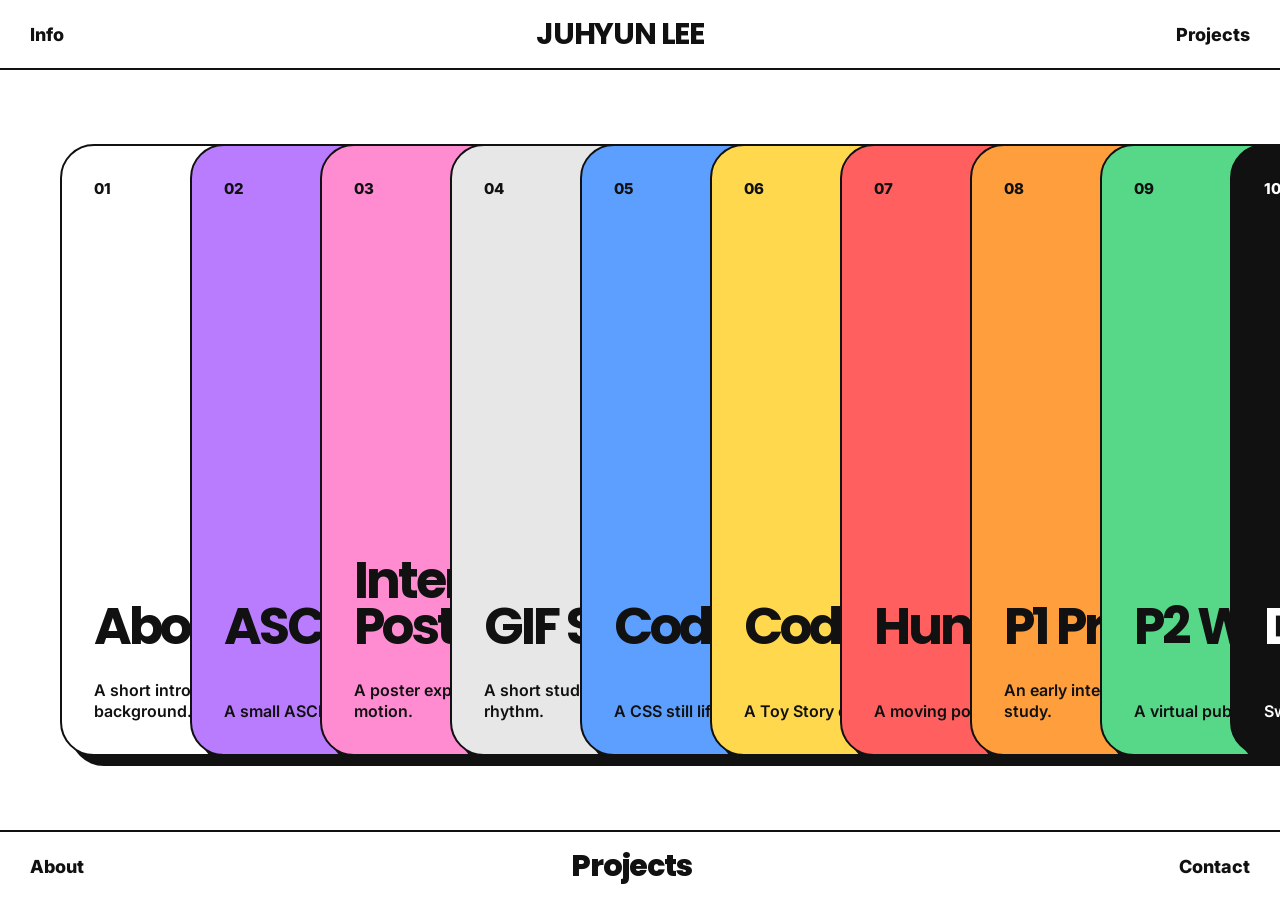
<file: index.html>
<!DOCTYPE html>
<html>

<head>
  <title>Juhyun Lee</title>
  <meta charset="utf-8" />

  <link rel="stylesheet" href="assets/style.css">

  <link href="https://fonts.googleapis.com/css2?family=Poppins:wght@700;800;900&display=swap" rel="stylesheet">
  <link href="https://fonts.googleapis.com/css2?family=Inter:wght@400;500;600;700;800&display=swap" rel="stylesheet">
</head>

<body>

  <main class="window">

    <nav class="top-nav">
      <a href="index-old.html">Info</a>
      <h1>JUHYUN LEE</h1>
      <a href="#projects">Projects</a>
    </nav>

    <section class="hero">
      <p class="eyebrow">INTERACTIVE DESIGN ARCHIVE</p>

      <h2>
        Graphic Design, Branding,
        Digital Media and
        Creative Coding Experiments.
      </h2>
    </section>

    <section id="projects" class="card-viewport">

      <div class="card-track">

<a class="project-card card-1 green" href="about/index.html">
  <span>01</span>
  <h3>About Me</h3>
  <p>A short introduction to my interests and background.</p>
</a>

<a class="project-card card-2 purple" href="ascii/exterior-juhyun.html">
  <span>02</span>
  <h3>ASCII Town</h3>
  <p>A small ASCII-based web world.</p>
</a>

<a class="project-card card-3 pink" href="https://www.figma.com/proto/4kCMEVnRq1SpYjPR6SWzBG/Juhyun-Lee-poster?node-id=0-1&t=vk1mUaW2oSD1Rrwm-1" target="_blank">
  <span>03</span>
  <h3>Interactive Poster</h3>
  <p>A poster experiment using interaction and motion.</p>
</a>

<a class="project-card card-4 gray" href="gifstudy/index.html">
  <span>04</span>
  <h3>GIF Study</h3>
  <p>A short study of looped motion and visual rhythm.</p>
</a>

<a class="project-card card-5 blue" href="codingfromlife/index.html">
  <span>05</span>
  <h3>Coding from Life</h3>
  <p>A CSS still life drawing.</p>
</a>

<a class="project-card card-6 yellow" href="myshelf/index.html">
  <span>06</span>
  <h3>Code My Shelf</h3>
  <p>A Toy Story collection shelf.</p>
</a>

<a class="project-card card-7 red" href="https://10000Feathers.github.io/hungerclock/" target="_blank">
  <span>07</span>
  <h3>Hunger Clock</h3>
  <p>A moving poster about global hunger.</p>
</a>

<a class="project-card card-8 orange" href="https://www.figma.com/proto/LWMlgtOBOmzy9vcQCvTDOk/Ju-Hyun?node-id=434-1865&t=MI3PSx3s07Ndak3l-1" target="_blank">
  <span>08</span>
  <h3>P1 Prototype</h3>
  <p>An early interface prototype and design study.</p>
</a>

<a class="project-card card-9 mint" href="#">
  <span>09</span>
  <h3>P2 Website</h3>
  <p>A virtual pub for home drinkers.</p>
</a>

<a class="project-card card-10 black" href="#" id="dark-mode-card">
  <span>10</span>
  <h3>Dark Mode</h3>
  <p>Switch the portfolio theme.</p>
</a>
      </div>

    </section>

    <footer>
      <a href="index-old.html">About</a>
      <a href="#projects">Projects</a>
      <a href="mailto:ljh15522@snu.ac.kr">Contact</a>
    </footer>

  </main>

<script>
const darkCard = document.getElementById("dark-mode-card");

darkCard.addEventListener("click", function(e){
    e.preventDefault();
    document.body.classList.toggle("dark-mode");
});
</script>

</body>

</html>
</file>
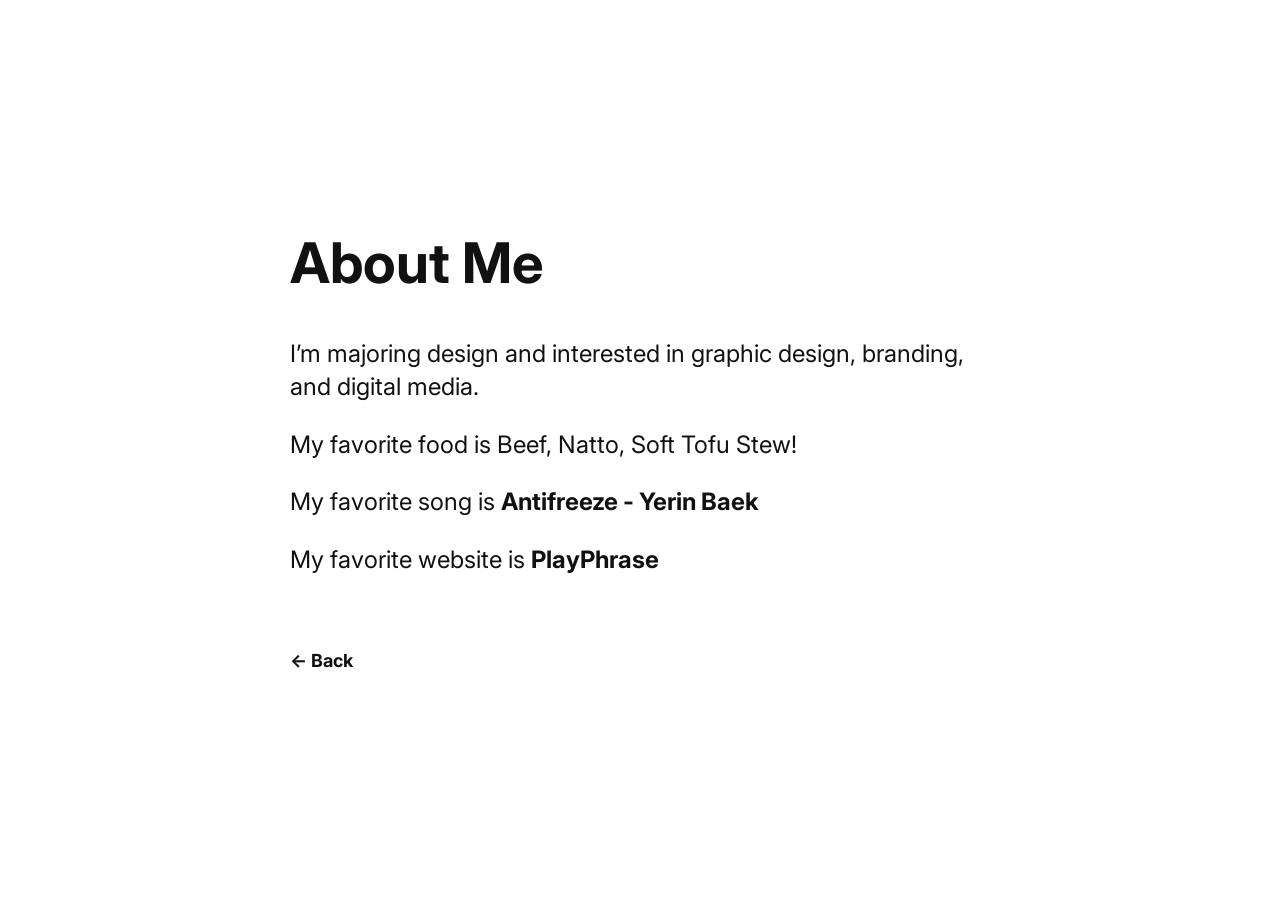
<file: about/index.html>
<!DOCTYPE html>
<html>

<head>
  <title>About Me</title>
  <meta charset="utf-8">
  <link href="https://fonts.googleapis.com/css2?family=Inter:wght@400;600;700&display=swap" rel="stylesheet">

  <style>

    *{
      margin:0;
      padding:0;
      box-sizing:border-box;
    }

    body{
      font-family:'Inter', sans-serif;
      background:white;
      color:#111;

      min-height:100vh;

      display:flex;
      justify-content:center;
      align-items:center;
    }

    .container{
      width:700px;
    }

    h1{
      margin-bottom:40px;
      font-size:56px;
      font-weight:700;
    }

    ul{
      list-style:none;
    }

    li{
      margin-bottom:24px;
      font-size:24px;
      line-height:1.4;
    }

    a{
      color:#111;
      text-decoration:none;
      font-weight:700;
    }

    .back{
      margin-top:50px;
      display:inline-block;
      font-size:18px;
    }

  </style>
</head>

<body>

<div class="container">

  <h1>About Me</h1>

  <ul>

    <li>
      I’m majoring design and interested in graphic design, branding, and digital media.
    </li>

    <li>
      My favorite food is Beef, Natto, Soft Tofu Stew!
    </li>

    <li>
  My favorite song is
  <a href="https://www.youtube.com/watch?v=74_yqNBhQbA&t=149s" target="_blank">
    Antifreeze - Yerin Baek
  </a>
</li>

<li>
  My favorite website is
  <a href="https://www.playphrase.me/#/search?language=en" target="_blank">
    PlayPhrase
  </a>
</li>

  </ul>

  <a class="back" href="../index.html">
    ← Back
  </a>

</div>

</body>

</html>
</file>
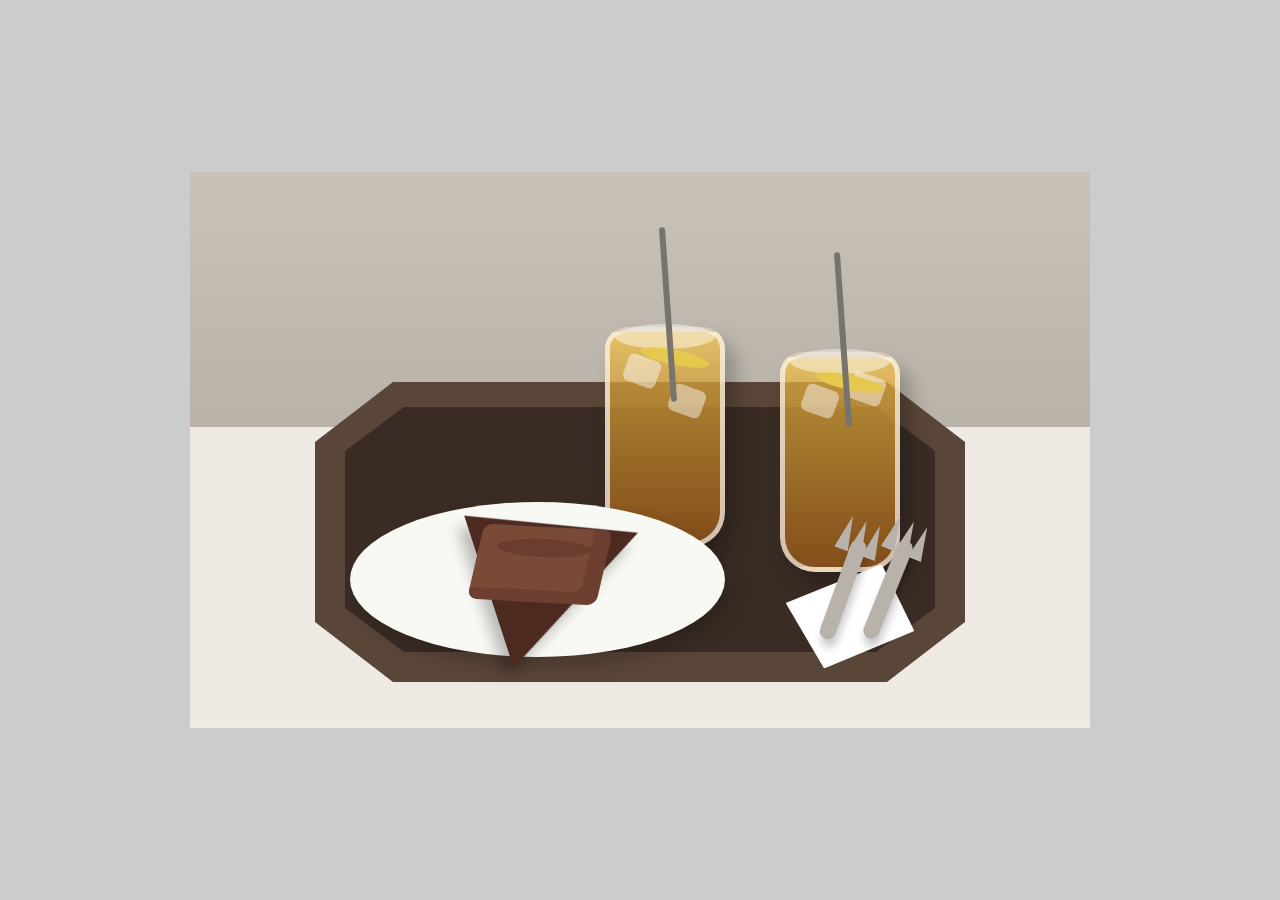
<file: codingfromlife/index.html>
<!DOCTYPE html>
<html>
<head>
    <title>CSS Still Life</title>
    <meta charset="utf-8" />
    <link rel="stylesheet" href="assets/css/main.css" type="text/css" />
</head>

<body>
    <div id="align">
        <div id="stage">

            <div id="wall"></div>
            <div id="table"></div>

            <div id="tray"></div>
            <div id="tray-inner"></div>

            <div id="plate"></div>
            <div id="cake"></div>
            <div id="cake-side"></div>

            <div id="drink-left" class="drink">
                <div class="ice ice1"></div>
                <div class="ice ice2"></div>
                <div class="lemon"></div>
                <div class="straw"></div>
            </div>

            <div id="drink-right" class="drink">
                <div class="ice ice3"></div>
                <div class="ice ice4"></div>
                <div class="lemon"></div>
                <div class="straw"></div>
            </div>

            <div id="napkin"></div>
            <div id="fork1" class="fork"></div>
            <div id="fork2" class="fork"></div>

        </div>
    </div>
</body>
</html>
</file>
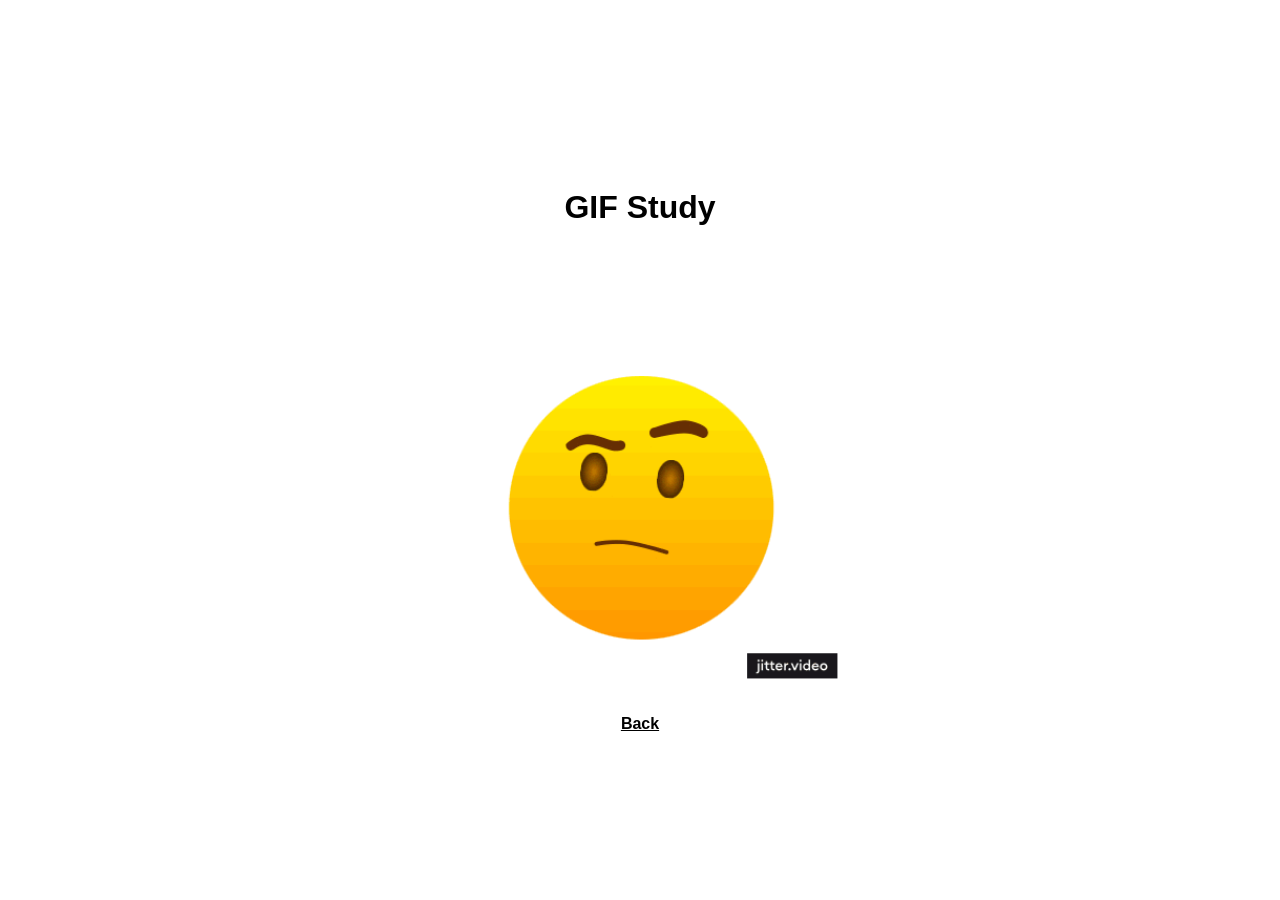
<file: gifstudy/index.html>
<!DOCTYPE html>
<html>
<head>
  <title>GIF Study</title>
  <meta charset="utf-8">
  <style>
    body {
      margin: 0;
      background: #fff;
      font-family: Arial, sans-serif;
      display: flex;
      align-items: center;
      justify-content: center;
      min-height: 100vh;
      flex-direction: column;
      gap: 24px;
    }

    img {
      width: 420px;
      max-width: 80vw;
    }

    a {
      color: black;
      font-weight: bold;
    }
  </style>
</head>

<body>
  <h1>GIF Study</h1>
  <img src="../assets/Jitter_Juhyun.gif">
  <a href="../index.html">Back</a>
</body>
</html>
</file>
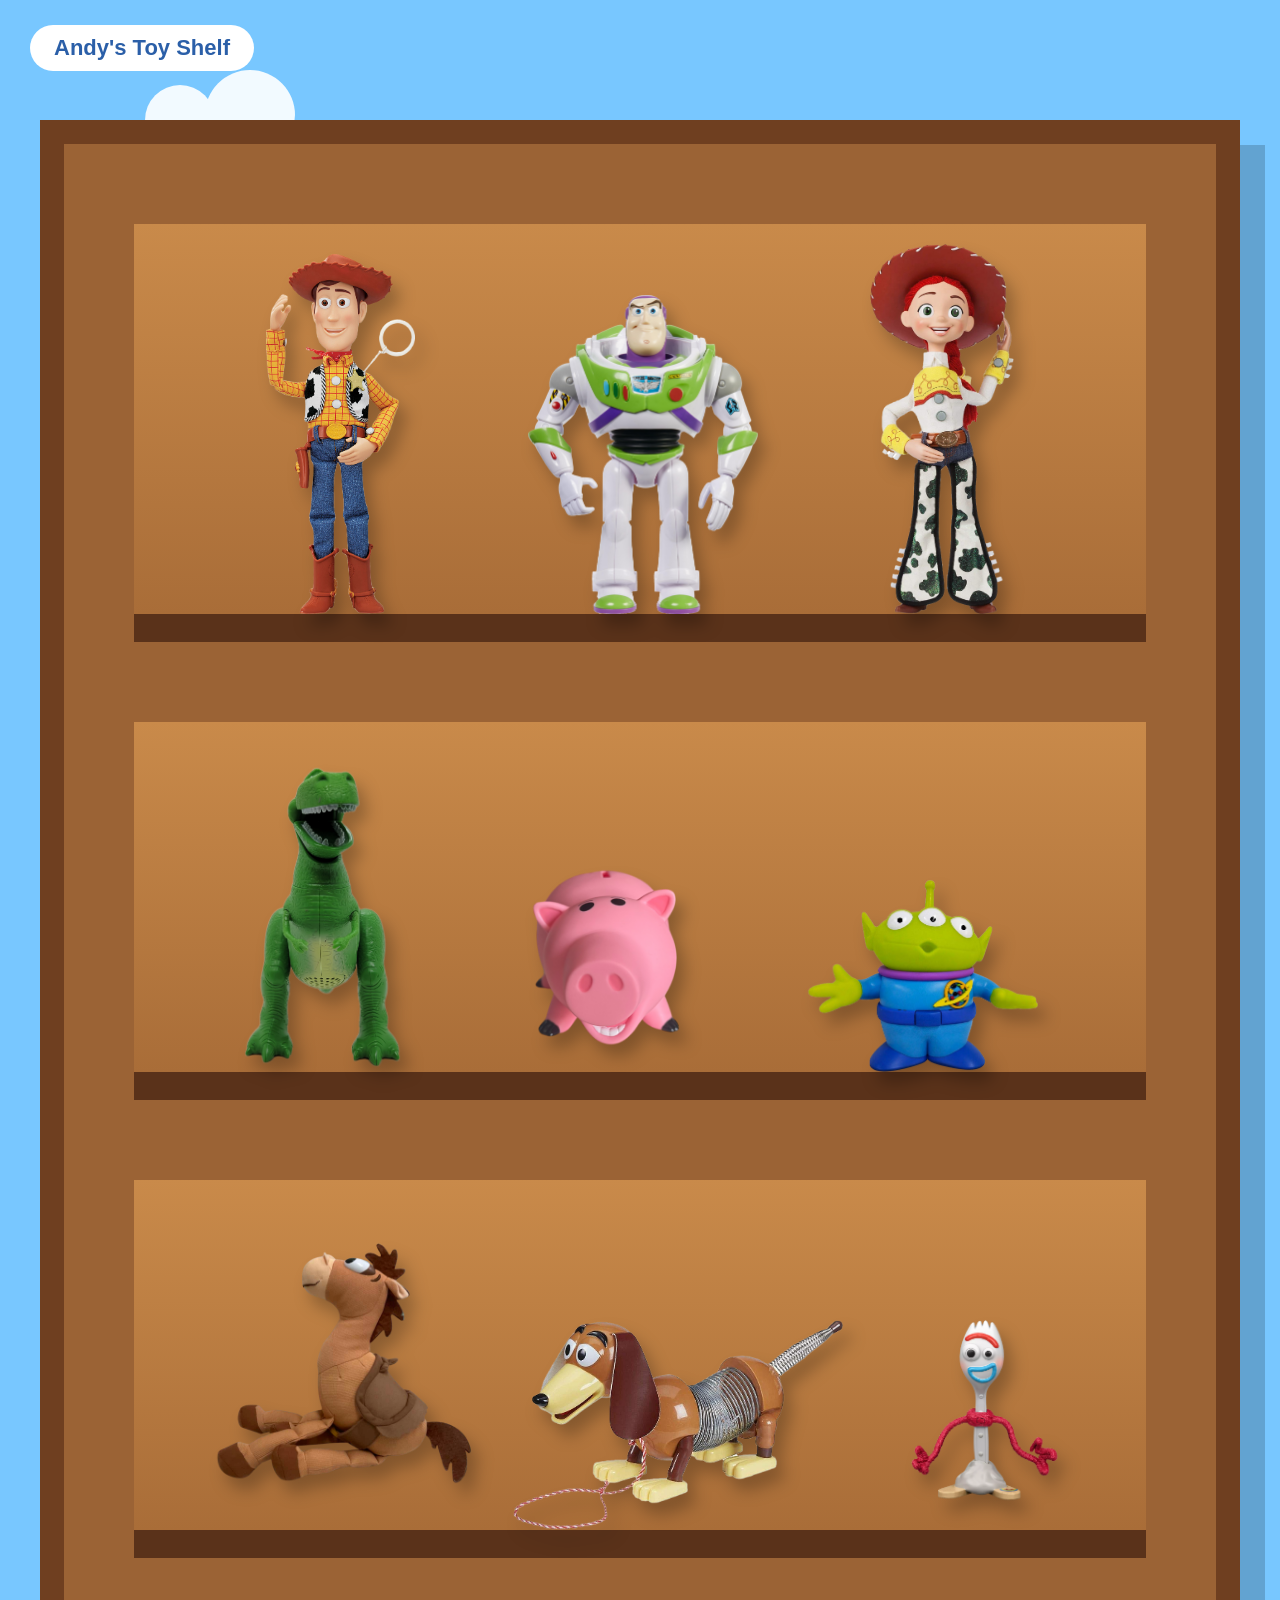
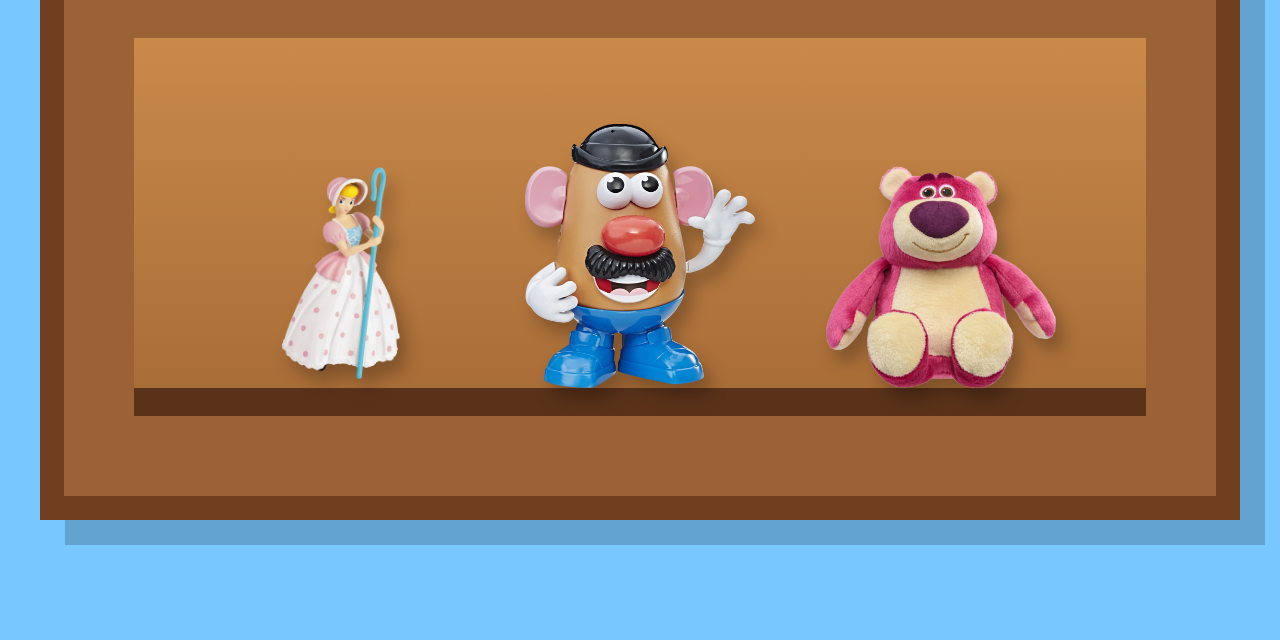
<file: myshelf/index.html>
<!DOCTYPE html>
<html>
<head>
    <title>CSS Grid</title>
    <meta charset="utf-8" />
    <link rel="stylesheet" href="main.css" type="text/css" />
</head>

<body>

    <h1>Andy's Toy Shelf</h1>

    <div id="cloud1" class="cloud"></div>
    <div id="cloud2" class="cloud"></div>
    <div id="cloud3" class="cloud"></div>

    <div id="bookcase">

        <div class="shelf">
            <img src="img/toy1.png">
            <img src="img/toy2.png">
            <img src="img/toy3.png">
        </div>

        <div class="shelf">
            <img src="img/toy4.png">
            <img src="img/toy5.png">
            <img src="img/toy6.png">
        </div>

        <div class="shelf">
            <img src="img/toy7.png">
            <img src="img/toy8.png">
            <img src="img/toy9.png">
        </div>

        <div class="shelf">
            <img src="img/toy10.png">
            <img src="img/toy11.png">
            <img src="img/toy12.png">
        </div>

    </div>

</body>
</html>
</file>
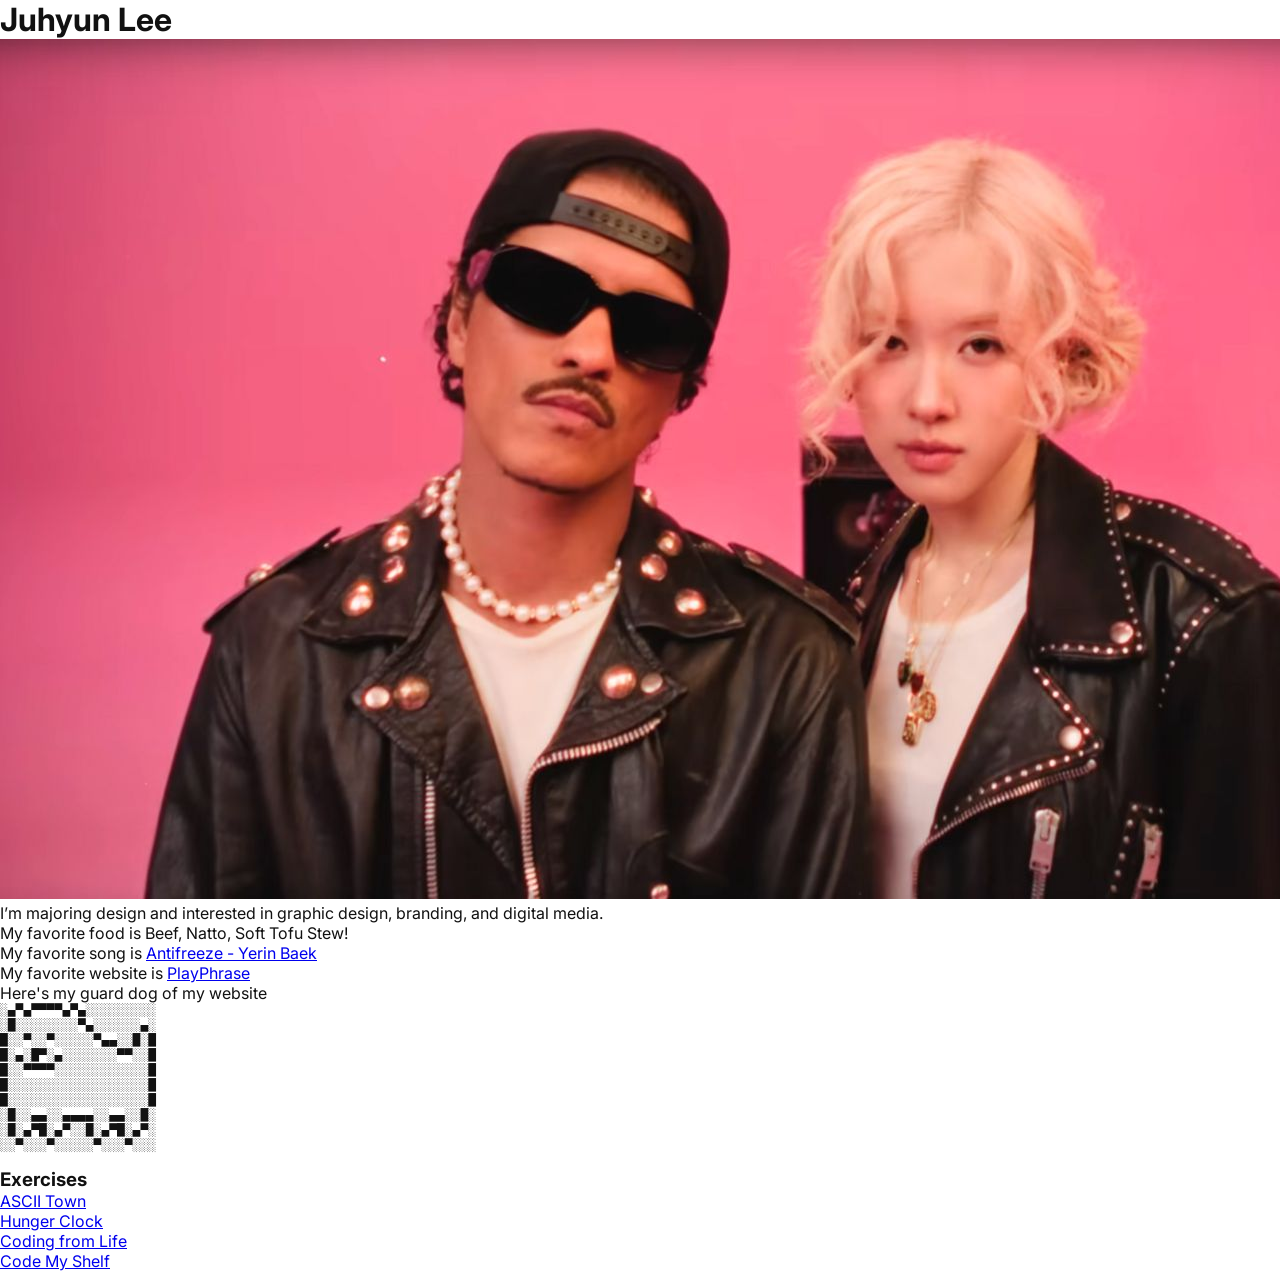
<file: index-old.html>
<!DOCTYPE html>
<html>

<head>
  <title>JuHyun Lee</title>
  <meta charset="utf-8" />
  <link rel="stylesheet" type="text/css" href="assets/style.css?v=1">
  <link href="https://fonts.googleapis.com/css2?family=Poppins:wght@700;800;900&display=swap" rel="stylesheet">
  <link href="https://fonts.googleapis.com/css2?family=Inter:wght@400;600;700;800&display=swap" rel="stylesheet">
</head>

<body>

  <!-- this is where my code is-->
  <div id="grid">
    <div id="left-column" class="scroll">  

      <!-- my favorite pokemon -->
      <!-- <img src="https://archives.bulbagarden.net/media/upload/2/24/Spr_2c_054.png" alt="Psyduck" /> -->

      <!-- about me-->
      <h1><span class="title">Juhyun Lee</span></h1>

      <img class="profile" src="assets/apt.jpg">

      <p class="desc">I’m majoring design and interested in graphic design, branding, and digital media.</p>

      <ul>
        <li>My favorite food is Beef, Natto, Soft Tofu Stew!</li>
        <li>My favorite song is <a href="https://youtu.be/74_yqNBhQbA?si=g2-xegNj39eJHlMy&t=149">Antifreeze - Yerin Baek</a></li>
        <li>My favorite website is <a href="https://www.playphrase.me/#/search?language=en">PlayPhrase</a></li>
        <li>Here's my guard dog of my website</li>
        <pre>
░▄▀▄▀▀▀▀▄▀▄░░░░░░░░░
░█░░░░░░░░▀▄░░░░░░▄░
█░░▀░░▀░░░░░▀▄▄░░█░█
█░▄░█▀░▄░░░░░░░▀▀░░█
█░░▀▀▀▀░░░░░░░░░░░░█
█░░░░░░░░░░░░░░░░░░█
█░░░░░░░░░░░░░░░░░░█
░█░░▄▄░░▄▄▄▄░░▄▄░░█░
░█░▄▀█░▄▀░░█░▄▀█░▄▀░
░░▀░░░▀░░░░░▀░░░▀░░░
        </pre>

      </ul>

    </div>
  </div>

<h3>Exercises</h3>
<ul>

  <li>
    <a href="ascii/exterior-juhyun.html">ASCII Town</a>
  </li>

  <li>
    <a href="https://10000Feathers.github.io/hungerclock/" target="_blank">Hunger Clock</a>
  </li>

  <li>
    <a href="codingfromlife/index.html">Coding from Life</a>
  </li>

  <li>
    <a href="myshelf/index.html">Code My Shelf</a>
  </li>

</ul>

</body>
</html>
</file>
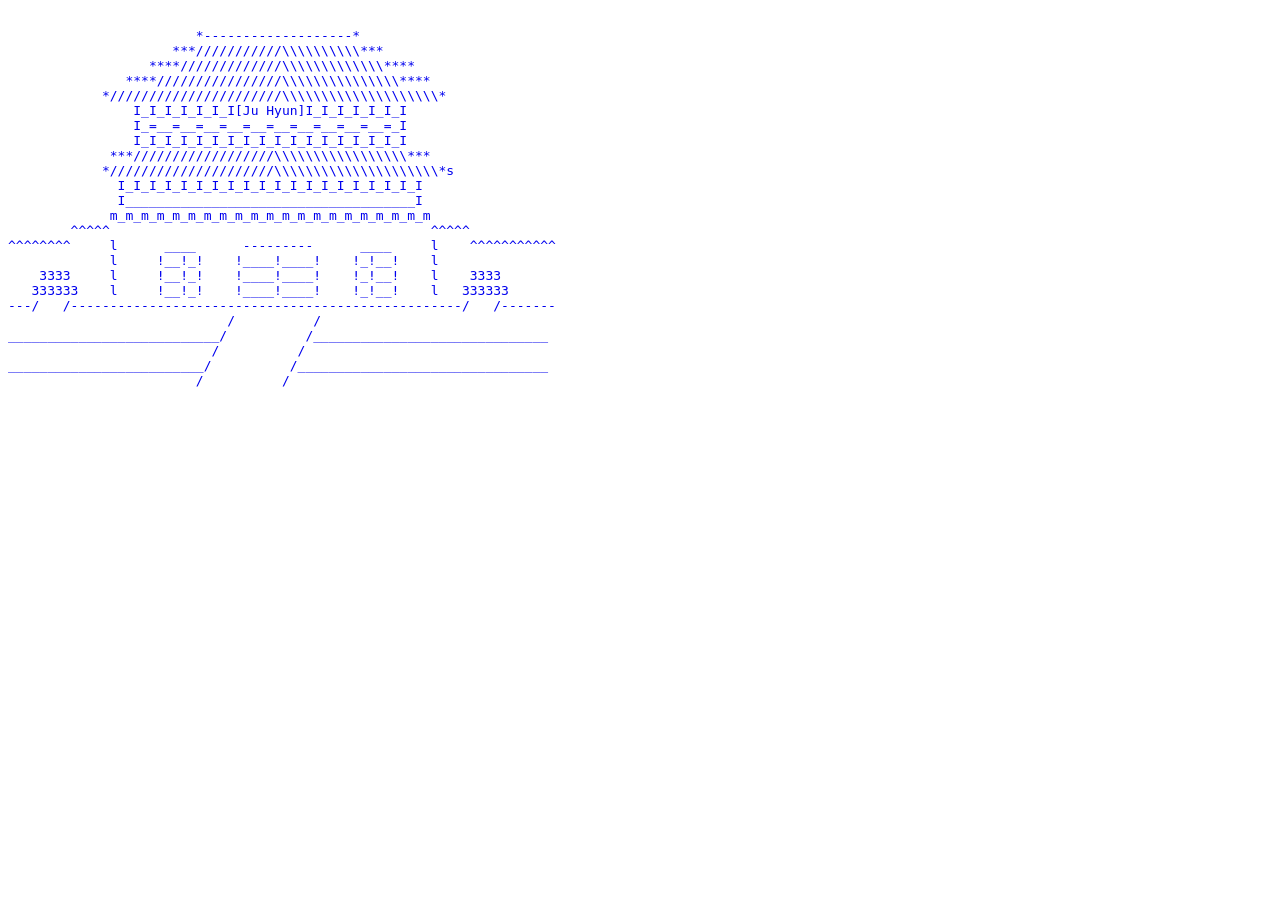
<file: ascii/exterior-juhyun.html>
<!DOCTYPE html>
<html>
  <head>
        <title>Ascii Town: Juhyun Lee</title>
  </head>
  <body>
    <a href="interior-juhyun.html" style="text-decoration: none">
    <pre>

                        *-------------------*
                     ***///////////\\\\\\\\\\***
                  ****/////////////\\\\\\\\\\\\\****
               ****////////////////\\\\\\\\\\\\\\\****
            *//////////////////////\\\\\\\\\\\\\\\\\\\\*
                I_I_I_I_I_I_I[Ju Hyun]I_I_I_I_I_I_I
                I_=__=__=__=__=__=__=__=__=__=__=_I
                I_I_I_I_I_I_I_I_I_I_I_I_I_I_I_I_I_I
             ***//////////////////\\\\\\\\\\\\\\\\\***
            */////////////////////\\\\\\\\\\\\\\\\\\\\\*s
              I_I_I_I_I_I_I_I_I_I_I_I_I_I_I_I_I_I_I_I
              I_____________________________________I
             m_m_m_m_m_m_m_m_m_m_m_m_m_m_m_m_m_m_m_m_m
        ^^^^^                                         ^^^^^
^^^^^^^^     l      ____      ---------      ____     l    ^^^^^^^^^^^            
             l     !__!_!    !____!____!    !_!__!    l
    3333     l     !__!_!    !____!____!    !_!__!    l    3333
   333333    l     !__!_!    !____!____!    !_!__!    l   333333
---/   /--------------------------------------------------/   /-------
                            /          /
___________________________/          /______________________________
                          /          /
_________________________/          /________________________________
                        /          / 

</pre>
</a>
  </body>
</html>
</file>
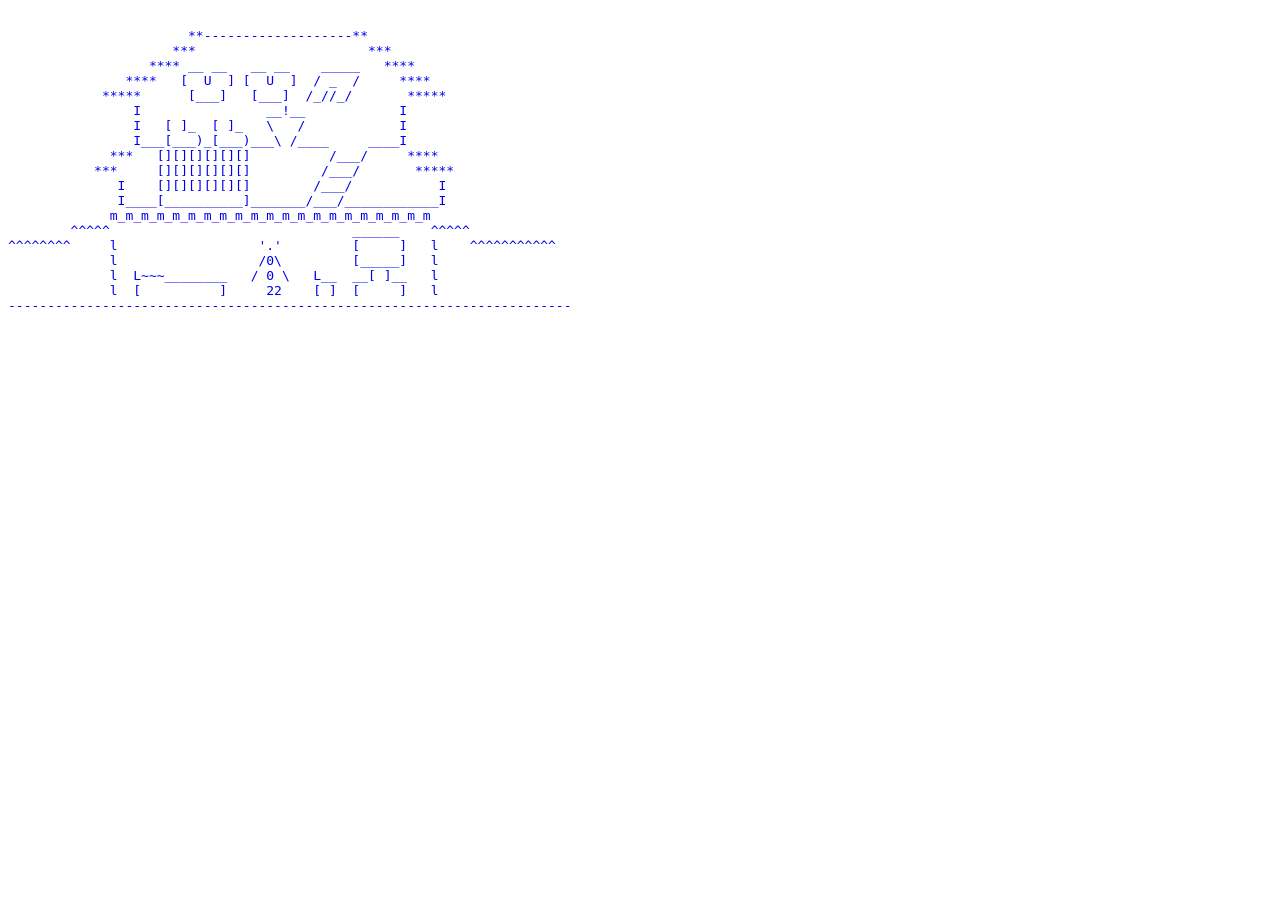
<file: ascii/interior-juhyun.html>
<!DOCTYPE html>
<html>
  <head>
        <title>Ascii Town: Juhyun Lee</title>
  </head>
  <body>
    <a href="exterior-juhyun.html" style="text-decoration: none">
    <pre>                       
                       **-------------------**
                     ***                      ***
                  **** __ __   __ __    _____   ****
               ****   [  U  ] [  U  ]  / _  /     ****
            *****      [___]   [___]  /_//_/       *****
                I                __!__            I
                I   [ ]_  [ ]_   \   /            I
                I___[___)_[___)___\ /____     ____I
             ***   [][][][][][]          /___/     ****
           ***     [][][][][][]         /___/       *****
              I    [][][][][][]        /___/           I
              I____[__________]_______/___/____________I
             m_m_m_m_m_m_m_m_m_m_m_m_m_m_m_m_m_m_m_m_m
        ^^^^^                               ______    ^^^^^
^^^^^^^^     l                  '.'         [     ]   l    ^^^^^^^^^^^            
             l                  /0\         [_____]   l
             l  L~~~________   / 0 \   L__  __[ ]__   l    
             l  [          ]     22    [ ]  [     ]   l   
------------------------------------------------------------------------
</pre>
</a>
  </body>
</html>
</file>
<file: assets/style.css>
* {
  margin: 0;
  padding: 0;
  box-sizing: border-box;
}

body {
  background: white;
  color: #111;
  font-family: 'Inter', sans-serif;
  width: 100vw;
  height: 100vh;
  overflow: hidden;
}

.window {
  width: 100vw;
  height: 100vh;
  display: grid;
  grid-template-rows: 70px 1fr 70px;
}

.top-nav,
footer {
  display: flex;
  justify-content: space-between;
  align-items: center;
  padding: 0 30px;
  border-bottom: 2px solid #111;
}

footer {
  border-top: 2px solid #111;
  border-bottom: none;
}

.top-nav a,
footer a {
  color: #111;
  text-decoration: none;
  font-size: 18px;
  font-weight: 800;
}

.top-nav h1,
footer a:nth-child(2) {
  font-family: 'Poppins', sans-serif;
  font-size: 30px;
  letter-spacing: -0.04em;
}

.hero {
  display: none;
}

.card-viewport {
  overflow-x: auto;
  overflow-y: hidden;
  display: flex;
  align-items: center;
  scrollbar-width: none;
}

.card-viewport::-webkit-scrollbar {
  display: none;
}

.card-track {
  position: relative;
  height: 100%;
  width: 2600px;
  margin-left: 60px;
}

.project-card {
  position: absolute;
  top: 50%;

  width: min(34vw, 520px);
  height: min(68vh, 620px);

  min-width: 360px;
  min-height: 470px;

  padding: 32px;
  border-radius: 34px;
  border: 2px solid #111;

  color: #111;
  text-decoration: none;

  box-shadow: 10px 10px 0 #111;

  transform: translateY(-50%);
  transition: transform 0.3s ease, margin-left 0.3s ease, box-shadow 0.3s ease;
}

.project-card:hover {
  transform: translateY(-50%) scale(1.08);
  box-shadow: 18px 18px 0 #111;
}

.project-card span {
  font-size: 15px;
  font-weight: 800;
}

.project-card h3 {
  position: absolute;
  left: 32px;
  bottom: 105px;
  font-family: 'Poppins', sans-serif;
  font-size: clamp(38px, 4vw, 64px);
  line-height: 0.9;
  letter-spacing: -0.06em;
}

.project-card p {
  position: absolute;
  left: 32px;
  bottom: 32px;
  width: 75%;
  font-size: 16px;
  line-height: 1.3;
  font-weight: 600;
}

/* 기본 겹침 */
.card-1 { left: 0; }
.card-2 { left: 130px; }
.card-3 { left: 260px; }
.card-4 { left: 390px; }
.card-5 { left: 520px; }
.card-6 { left: 650px; }
.card-7 { left: 780px; }
.card-8 { left: 910px; }
.card-9 { left: 1040px; }

/* hover하면 뒤 카드들이 펼쳐짐 */

.card-track:has(.card-1:hover) .card-2,
.card-track:has(.card-1:hover) .card-3,
.card-track:has(.card-1:hover) .card-4,
.card-track:has(.card-1:hover) .card-5,
.card-track:has(.card-1:hover) .card-6,
.card-track:has(.card-1:hover) .card-7,
.card-track:has(.card-1:hover) .card-8,
.card-track:has(.card-1:hover) .card-9,
.card-track:has(.card-1:hover) .card-10,

.card-track:has(.card-2:hover) .card-3,
.card-track:has(.card-2:hover) .card-4,
.card-track:has(.card-2:hover) .card-5,
.card-track:has(.card-2:hover) .card-6,
.card-track:has(.card-2:hover) .card-7,
.card-track:has(.card-2:hover) .card-8,
.card-track:has(.card-2:hover) .card-9,
.card-track:has(.card-2:hover) .card-10,

.card-track:has(.card-3:hover) .card-4,
.card-track:has(.card-3:hover) .card-5,
.card-track:has(.card-3:hover) .card-6,
.card-track:has(.card-3:hover) .card-7,
.card-track:has(.card-3:hover) .card-8,
.card-track:has(.card-3:hover) .card-9,
.card-track:has(.card-3:hover) .card-10,

.card-track:has(.card-4:hover) .card-5,
.card-track:has(.card-4:hover) .card-6,
.card-track:has(.card-4:hover) .card-7,
.card-track:has(.card-4:hover) .card-8,
.card-track:has(.card-4:hover) .card-9,
.card-track:has(.card-4:hover) .card-10,

.card-track:has(.card-5:hover) .card-6,
.card-track:has(.card-5:hover) .card-7,
.card-track:has(.card-5:hover) .card-8,
.card-track:has(.card-5:hover) .card-9,
.card-track:has(.card-5:hover) .card-10,

.card-track:has(.card-6:hover) .card-7,
.card-track:has(.card-6:hover) .card-8,
.card-track:has(.card-6:hover) .card-9,
.card-track:has(.card-6:hover) .card-10,

.card-track:has(.card-7:hover) .card-8,
.card-track:has(.card-7:hover) .card-9,
.card-track:has(.card-7:hover) .card-10,

.card-track:has(.card-8:hover) .card-9,
.card-track:has(.card-8:hover) .card-10,

.card-track:has(.card-9:hover) .card-10 {
  margin-left: 320px;
}

.card-10 { left: 1170px; }

.black {
  background: #111;
  color: white;
}

/* colors */
.green { background: #ffffff; }
.mint { background: #57d889; }
.red { background: #ff5f5f; }
.orange { background: #ff9e3d; }
.pink { background: #ff8bd1; }
.blue { background: #5c9fff; }
.yellow { background: #ffd84d; }
.purple { background: #b97cff; }
.gray { background: #e7e7e7; }

body.dark-mode {
  background:#050505;
}

body.dark-mode .window {
  background:#050505;
}

body.dark-mode .top-nav,
body.dark-mode footer {
  border-color:white;
}

body.dark-mode .top-nav a,
body.dark-mode .top-nav h1,
body.dark-mode footer a {
  color:white;
}

body.dark-mode .project-card {
  border-color:white;
  box-shadow:10px 10px 0 white;
}

body.dark-mode .project-card:hover {
  box-shadow:18px 18px 0 white;
}
</file>
<file: codingfromlife/assets/css/main.css>
body {
    margin: 0;
    background: #cccccc;
}

#align {
    display: flex;
    align-items: center;
    justify-content: center;
    height: 100vh;
}

#stage {
    width: 900px;
    height: 556px;
    background: #f3efe8;
    position: relative;
    overflow: hidden;
}

/* background */

#wall {
    position: absolute;
    width: 900px;
    height: 260px;
    top: 0;
    left: 0;
    background: linear-gradient(to bottom, #c8c2b8, #b8b2a8);
}

#table {
    position: absolute;
    width: 900px;
    height: 300px;
    top: 255px;
    left: 0;
    background: #eeeae3;
}

/* tray */

#tray {
    position: absolute;
    width: 650px;
    height: 300px;
    left: 125px;
    top: 210px;
    background: #5a4638;
    clip-path: polygon(12% 0%, 88% 0%, 100% 20%, 100% 80%, 88% 100%, 12% 100%, 0% 80%, 0% 20%);
    box-shadow: 18px 24px 25px rgba(0,0,0,0.22);
    z-index: 1;
}

#tray-inner {
    position: absolute;
    width: 590px;
    height: 245px;
    left: 155px;
    top: 235px;
    background: #3a2c25;
    clip-path: polygon(10% 0%, 90% 0%, 100% 18%, 100% 82%, 90% 100%, 10% 100%, 0% 82%, 0% 18%);
    z-index: 2;
}

/* drinks - behind plate */

.drink {
    position: absolute;
    width: 110px;
    height: 210px;
    background: linear-gradient(to bottom, rgba(248,196,68,0.68), rgba(139,82,25,0.9));
    border: 5px solid rgba(255,255,255,0.65);
    border-radius: 22px 22px 35px 35px;
    box-shadow: 10px 14px 20px rgba(0,0,0,0.25);
    z-index: 3;
}

#drink-left {
    left: 415px;
    top: 155px;
}

#drink-right {
    left: 590px;
    top: 180px;
}

.drink:before {
    content: "";
    position: absolute;
    width: 100px;
    height: 25px;
    left: 5px;
    top: -8px;
    border-radius: 50%;
    background: rgba(255,255,255,0.45);
}

.ice {
    position: absolute;
    width: 34px;
    height: 28px;
    background: rgba(255,255,255,0.45);
    border-radius: 6px;
    transform: rotate(20deg);
}

.ice1 { left: 15px; top: 25px; }
.ice2 { left: 60px; top: 55px; }
.ice3 { left: 18px; top: 30px; }
.ice4 { left: 65px; top: 18px; }

.lemon {
    position: absolute;
    width: 70px;
    height: 15px;
    background: #e5c94e;
    border-radius: 50%;
    left: 30px;
    top: 18px;
    transform: rotate(12deg);
}

.straw {
    position: absolute;
    width: 6px;
    height: 175px;
    background: #77736d;
    left: 55px;
    top: -105px;
    border-radius: 8px;
    transform: rotate(-4deg);
}

/* plate and cake - in front */

#plate {
    position: absolute;
    width: 375px;
    height: 155px;
    left: 160px;
    top: 330px;
    background: #f8f8f4;
    border-radius: 50%;
    box-shadow: 8px 12px 18px rgba(0,0,0,0.18);
    z-index: 4;
}

#cake {
    position: absolute;
    width: 0;
    height: 0;
    left: 295px;
    top: 315px;
    border-left: 70px solid transparent;
    border-right: 90px solid transparent;
    border-bottom: 160px solid #4c2a20;
    transform: rotate(72deg);
    filter: drop-shadow(8px 10px 7px rgba(0,0,0,0.26));
    z-index: 5;
}

#cake-side {
    position: absolute;
    width: 130px;
    height: 75px;
    left: 285px;
    top: 355px;
    background: #7a4a38;
    border-radius: 9px;
    transform: skew(-10deg) rotate(3deg);
    box-shadow: inset -18px -12px 0 rgba(60,25,18,0.22);
    z-index: 6;
}

#cake-side:before {
    content: "";
    position: absolute;
    width: 95px;
    height: 18px;
    left: 18px;
    top: 12px;
    background: rgba(90,45,35,0.45);
    border-radius: 50%;
}

/* napkin and forks - front */

#napkin {
    position: absolute;
    width: 120px;
    height: 90px;
    background: white;
    left: 600px;
    top: 400px;
    transform: rotate(-12deg);
    clip-path: polygon(0% 20%, 85% 0%, 100% 80%, 20% 100%);
    box-shadow: 5px 8px 10px rgba(0,0,0,0.18);
    z-index: 7;
}

.fork {
    position: absolute;
    width: 16px;
    height: 105px;
    background: #b8b2aa;
    border-radius: 12px;
    top: 365px;
    box-shadow: 4px 7px 8px rgba(0,0,0,0.22);
    z-index: 8;
}

.fork:before {
    content: "";
    position: absolute;
    width: 48px;
    height: 35px;
    left: -15px;
    top: -20px;
    background: #b8b2aa;
    clip-path: polygon(0% 100%, 15% 0%, 30% 100%, 45% 0%, 60% 100%, 75% 0%, 90% 100%);
}

#fork1 {
    left: 645px;
    transform: rotate(20deg);
}

#fork2 {
    left: 690px;
    transform: rotate(22deg);
}
</file>
<file: myshelf/main.css>
* {
    margin: 0;
    padding: 0;
    box-sizing: border-box;
}

body {
    min-height: 100vh;
    padding: 40px;
    background: #78c7ff;
    font-family: Arial, sans-serif;
    overflow-x: hidden;
}

h1 {
    position: fixed;
    top: 25px;
    left: 30px;
    z-index: 10;
    background: white;
    padding: 10px 24px;
    border-radius: 30px;
    font-size: 22px;
    color: #2b5fa8;
}

/* clouds */

.cloud {
    position: fixed;
    background: white;
    border-radius: 50px;
    opacity: 0.9;
    z-index: 0;
}

.cloud:before,
.cloud:after {
    content: "";
    position: absolute;
    background: white;
    border-radius: 50%;
}

.cloud:before {
    width: 70px;
    height: 70px;
    top: -35px;
    left: 25px;
}

.cloud:after {
    width: 90px;
    height: 90px;
    top: -50px;
    left: 85px;
}

#cloud1 {
    width: 180px;
    height: 60px;
    top: 120px;
    left: 120px;
}

#cloud2 {
    width: 220px;
    height: 70px;
    top: 260px;
    right: 120px;
}

#cloud3 {
    width: 160px;
    height: 55px;
    top: 520px;
    left: 180px;
}

/* bookcase */

#bookcase {
    position: relative;
    z-index: 1;
    width: 1200px;
    height: 2000px;
    margin: 80px auto;
    padding: 80px 70px;
    display: grid;
    grid-template-rows: repeat(4, 1fr);
    gap: 80px;
    background: #9b6335;
    border: 24px solid #6f3f20;
    box-shadow: 25px 25px 0 rgba(0,0,0,0.18);
}

/* shelves */

.shelf {
    width: 100%;
    display: flex;
    flex-direction: row;
    align-items: flex-end;
    justify-content: space-evenly;
    padding: 20px 20px 0 20px;
    border-bottom: 28px solid #5a321a;
    background: linear-gradient(to bottom, #c98a4a, #a96d38);
}

/* toys */

img {
    max-width: 230px;
    max-height: 330px;
    object-fit: contain;
    display: block;
    align-self: flex-end;
    filter: drop-shadow(8px 12px 8px rgba(0,0,0,0.25));
    transition: transform 0.3s ease;
}

img:hover {
    transform: translateY(-18px) rotate(-3deg) scale(1.08);
}

/* individual size tuning */

.shelf:nth-child(1) img:nth-child(1) {
    max-height: 360px;
}

.shelf:nth-child(1) img:nth-child(2) {
    max-height: 330px;
}

.shelf:nth-child(1) img:nth-child(3) {
    max-height: 370px;
}

.shelf:nth-child(2) img:nth-child(1) {
    max-height: 310px;
}

.shelf:nth-child(2) img:nth-child(2) {
    max-height: 250px;
}

.shelf:nth-child(2) img:nth-child(3) {
    max-height: 270px;
}

.shelf:nth-child(3) img:nth-child(1) {
    max-width: 300px;
}

.shelf:nth-child(3) img:nth-child(2) {
    max-width: 330px;
}

.shelf:nth-child(3) img:nth-child(3) {
    max-height: 300px;
}

.shelf:nth-child(4) img:nth-child(1) {
    max-height: 350px;
}

.shelf:nth-child(4) img:nth-child(2) {
    max-height: 300px;
}

.shelf:nth-child(4) img:nth-child(3) {
    max-height: 280px;
}
</file>
